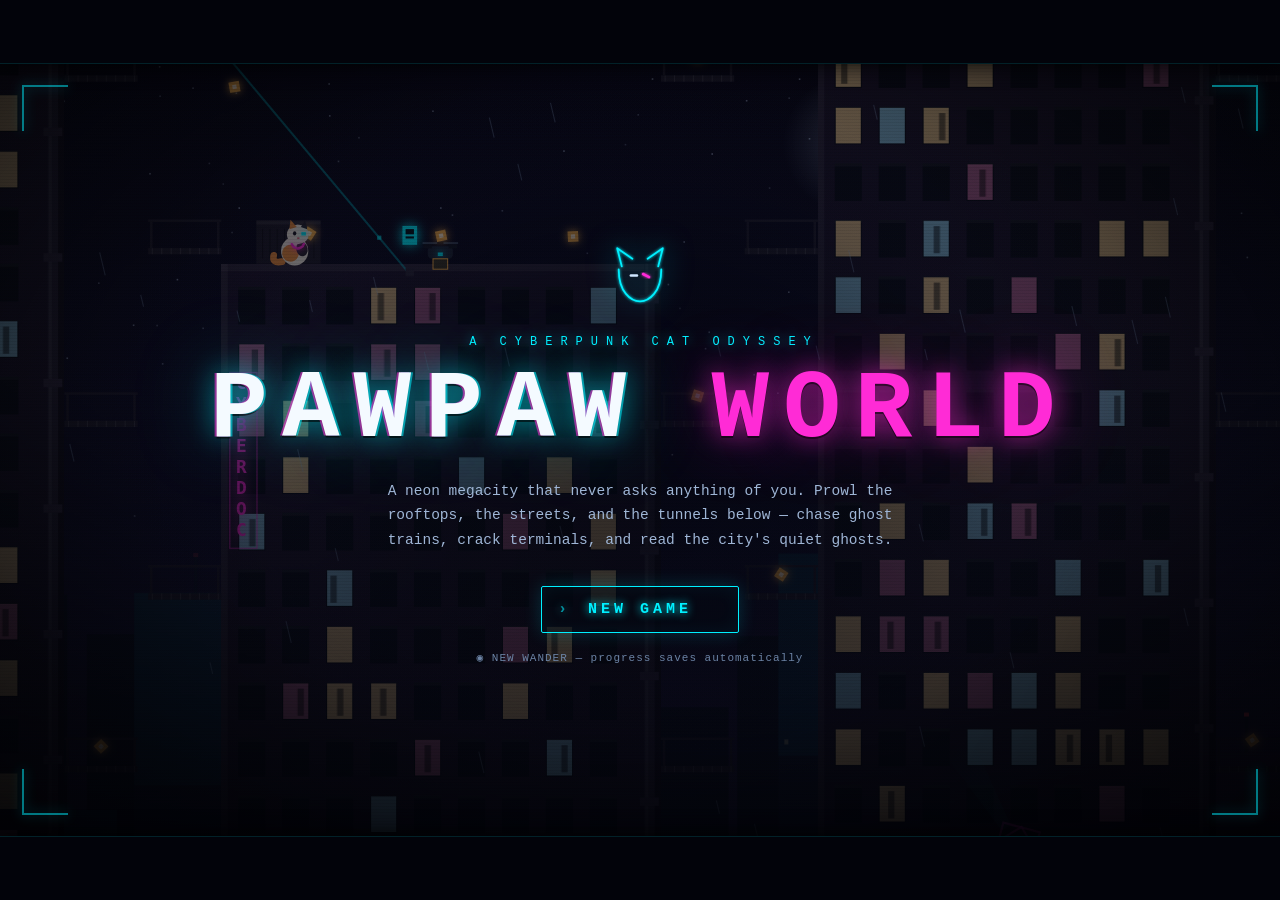
<file: index.html>
<!DOCTYPE html>
<html lang="en">
<head>
<meta charset="UTF-8">
<meta name="viewport" content="width=device-width, initial-scale=1.0">
<title>PawPaw World — Cyberpunk Cat Exploration</title>
<link rel="stylesheet" href="style.css?v=6">
</head>
<body>
<div id="game-wrap">
  <canvas id="game"></canvas>
  <canvas id="minimap" width="220" height="120"></canvas>

  <!-- HUD -->
  <div id="hud-top-left" class="holo-panel">
    <div class="hud-row"><span class="hud-label">ZONE</span><span id="hud-zone">NEON MARKET</span></div>
    <div class="hud-row"><span class="hud-label">TIME</span><span id="hud-time">22:00</span><span id="hud-weather">CLEAR</span></div>
    <div class="hud-row"><span class="hud-label">DISCOVERY</span>
      <div class="bar"><div id="hud-disc-bar"></div></div><span id="hud-disc">0%</span>
    </div>
    <div class="hud-row"><span class="hud-label">LV <span id="hud-lv">1</span></span>
      <div class="bar"><div id="hud-xp-bar"></div></div><span id="hud-paw-title">STREET KITTEN</span>
    </div>
  </div>

  <!-- rotating challenges -->
  <div id="challenges" class="holo-panel">
    <div id="ch-head">CHALLENGES <span id="ch-tier"></span></div>
    <div id="ch-list"></div>
  </div>

  <!-- city bonus event banner -->
  <div id="bonus-banner" class="hidden"><span id="bonus-name"></span><span id="bonus-t"></span></div>

  <div id="hud-collect" class="holo-panel">
    <div class="c-row"><span class="c-ico cred">¢</span><span id="c-cred">0</span></div>
    <div class="c-row"><span class="c-ico food">▣</span><span id="c-food">0</span></div>
    <div class="c-row"><span class="c-ico chip">◧</span><span id="c-chip">0</span></div>
    <div class="c-row"><span class="c-ico mem">◈</span><span id="c-mem">0</span></div>
    <div class="c-row"><span class="c-ico art">✦</span><span id="c-art">0</span></div>
    <div class="c-row"><span class="c-ico leg">★</span><span id="c-leg">0</span></div>
  </div>

  <div id="hud-objective" class="holo-panel hidden">
    <div id="obj-title">OBJECTIVE</div>
    <div id="obj-text"></div>
    <div id="obj-timer" class="hidden"></div>
  </div>

  <div id="hud-abilities" class="holo-panel">
    <span id="ab-dash" class="ab locked" title="Teleport Dash [X]">⌁</span>
    <span id="ab-djump" class="ab locked" title="Double Jump">⇈</span>
    <span id="ab-wall" class="ab locked" title="Wall Run">∥</span>
    <span id="ab-glide" class="ab locked hidden" title="Glide (hold JUMP)">⌒</span>
  </div>
  <div id="buff" class="holo-panel hidden">⚡ <span id="buff-t"></span></div>

  <!-- flow combo meter -->
  <div id="combo" class="hidden">
    <div id="combo-line"><span id="combo-x">x1</span><span id="combo-label">FLOW</span><span id="combo-pts">0</span></div>
    <div id="combo-bar-wrap"><div id="combo-bar"></div></div>
  </div>

  <!-- Guide companion -->
  <div id="guide" class="hidden">
    <div id="guide-orb"></div>
    <div id="guide-text"></div>
  </div>

  <!-- Notifications -->
  <div id="notify-stack"></div>
  <div id="discovery-banner" class="hidden"><div id="disc-sub">LOCATION DISCOVERED</div><div id="disc-name"></div></div>

  <!-- Interact prompt -->
  <div id="interact-prompt" class="hidden"><span class="key">E</span><span id="interact-text"></span></div>

  <!-- Dialog / lore reader -->
  <div id="dialog" class="modal hidden">
    <div class="modal-box holo-panel">
      <div id="dialog-title"></div>
      <div id="dialog-body"></div>
      <div class="modal-hint">[E] or click to close</div>
    </div>
  </div>

  <!-- Hacking minigame -->
  <div id="hack" class="modal hidden">
    <div class="modal-box holo-panel">
      <div id="hack-title">SIGNAL TRACE // BREACH PROTOCOL</div>
      <div id="hack-status">Memorize the signal sequence…</div>
      <div id="hack-grid"></div>
      <div class="modal-hint">[ESC] abort</div>
    </div>
  </div>

  <!-- Journal -->
  <div id="journal" class="modal hidden">
    <div class="modal-box holo-panel journal-box">
      <div id="journal-tabs">
        <span class="jtab active" data-tab="quests">QUESTS</span>
        <span class="jtab" data-tab="completion">COMPLETION</span>
        <span class="jtab" data-tab="ach">ACHIEVEMENTS</span>
        <span class="jtab" data-tab="collection">COLLECTION</span>
        <span class="jtab" data-tab="skills">SKILL TREE</span>
        <span class="jtab" data-tab="cosmetics">COSMETICS</span>
        <span class="jtab" data-tab="shrine">SHRINE</span>
        <span class="jtab" data-tab="races">RACE RECORDS</span>
        <span class="jtab" data-tab="photos">PHOTO CHALLENGES</span>
        <span class="jtab" data-tab="stats">STATS</span>
      </div>
      <div id="journal-body"></div>
      <div class="modal-hint">[J] or [ESC] close</div>
    </div>
  </div>

  <!-- Shop -->
  <div id="shop" class="modal hidden">
    <div class="modal-box holo-panel">
      <div id="shop-title">STREET VENDOR <span id="shop-cred"></span></div>
      <div id="shop-list"></div>
      <div class="modal-hint">[ESC] close</div>
    </div>
  </div>

  <!-- Teleport map -->
  <div id="teleport" class="modal hidden">
    <div class="modal-box holo-panel">
      <div id="tp-title">TRANSIT NODE // FAST TRAVEL</div>
      <div id="tp-list"></div>
      <div class="modal-hint">[ESC] close</div>
    </div>
  </div>

  <!-- Photo mode -->
  <div id="photo-overlay" class="hidden">
    <div class="photo-frame"></div>
    <div class="photo-corner tl"></div><div class="photo-corner tr"></div>
    <div class="photo-corner bl"></div><div class="photo-corner br"></div>
    <div id="photo-hint">PHOTO MODE — [ENTER] capture · [P] exit</div>
    <div id="photo-target" class="hidden"></div>
  </div>
  <div id="photo-flash"></div>

  <!-- Title screen (cinematic — live city renders behind) -->
  <div id="title-screen">
    <div id="title-vignette"></div>
    <div id="title-scan"></div>
    <div class="corner tl"></div><div class="corner tr"></div>
    <div class="corner bl"></div><div class="corner br"></div>
    <div id="title-inner">
      <div id="title-emblem" aria-hidden="true">
        <svg viewBox="0 0 100 100" width="76" height="76">
          <defs>
            <filter id="emGlow" x="-50%" y="-50%" width="200%" height="200%">
              <feGaussianBlur stdDeviation="2.2" result="b"/>
              <feMerge><feMergeNode in="b"/><feMergeNode in="SourceGraphic"/></feMerge>
            </filter>
          </defs>
          <g filter="url(#emGlow)" fill="none" stroke="#00f0ff" stroke-width="2.4" stroke-linejoin="round" stroke-linecap="round">
            <path d="M26 40 L20 16 L40 30 M74 40 L80 16 L60 30"/>
            <path d="M22 44 C22 74 38 86 50 86 C62 86 78 74 78 44"/>
          </g>
          <line x1="38" y1="52" x2="46" y2="52" stroke="#cfe6ff" stroke-width="3.4" stroke-linecap="round"/>
          <line x1="54" y1="50" x2="62" y2="54" stroke="#ff2bd6" stroke-width="3.4" stroke-linecap="round" filter="url(#emGlow)"/>
        </svg>
      </div>
      <div class="title-kicker">A CYBERPUNK CAT ODYSSEY</div>
      <h1>PAWPAW <span>WORLD</span></h1>
      <p class="tagline">A neon megacity that never asks anything of you. Prowl the rooftops, the streets, and the tunnels below — chase ghost trains, crack terminals, and read the city's quiet ghosts.</p>
      <div id="title-buttons">
        <button id="btn-resume" class="hidden">CONTINUE</button>
        <button id="btn-new">NEW GAME</button>
      </div>
      <p class="save-note" id="save-note"></p>
    </div>
    <div id="title-footer">
      <span class="tf-keys">MOVE <b>← →</b> · JUMP <b>↑</b> · CLIMB <b>W</b> · SPRINT <b>SPACE</b> · INTERACT <b>E</b> · MAP <b>M</b> · JOURNAL <b>J</b></span>
      <span class="tf-ver">BUILD v1.0 · VANILLA JS / CANVAS</span>
    </div>
  </div>
</div>

<script src="js/config.js?v=6"></script>
<script src="js/world.js?v=6"></script>
<script src="js/player.js?v=6"></script>
<script src="js/citizens.js?v=6"></script>
<script src="js/systems.js?v=6"></script>
<script src="js/activities.js?v=6"></script>
<script src="js/progression.js?v=6"></script>
<script src="js/meta.js?v=6"></script>
<script src="js/render.js?v=6"></script>
<script src="js/ui.js?v=6"></script>
<script src="js/main.js?v=6"></script>
</body>
</html>
</file>
<file: style.css>
/* ============ PAWPAW WORLD — UI ============ */
* { margin: 0; padding: 0; box-sizing: border-box; }

:root {
  --cyan: #00f0ff;
  --magenta: #ff2bd6;
  --amber: #ffb347;
  --lime: #aaff00;
  --panel: rgba(8, 14, 30, 0.72);
  --panel-border: rgba(0, 240, 255, 0.35);
  --text: #cfeeff;
}

html, body {
  width: 100%; height: 100%;
  background: #04060e;
  overflow: hidden;
  font-family: "Courier New", ui-monospace, monospace;
  color: var(--text);
  user-select: none;
}

#game-wrap { position: fixed; inset: 0; }
#game { display: block; width: 100%; height: 100%; }

/* ---------- holo panels ---------- */
.holo-panel {
  background: var(--panel);
  border: 1px solid var(--panel-border);
  border-radius: 4px;
  box-shadow: 0 0 12px rgba(0, 240, 255, 0.15), inset 0 0 18px rgba(0, 240, 255, 0.05);
  backdrop-filter: blur(3px);
  padding: 8px 12px;
  font-size: 12px;
  letter-spacing: 1px;
}

.hidden { display: none !important; }

/* ---------- HUD ---------- */
#hud-top-left { position: absolute; top: 14px; left: 14px; min-width: 220px; }
.hud-row { display: flex; align-items: center; gap: 8px; margin: 3px 0; }
.hud-label { color: var(--cyan); opacity: 0.7; font-size: 10px; width: 72px; }
#hud-zone { color: var(--magenta); text-shadow: 0 0 8px var(--magenta); font-weight: bold; }
#hud-weather { opacity: 0.6; font-size: 10px; }
.bar { width: 90px; height: 6px; background: rgba(0,240,255,0.12); border-radius: 3px; overflow: hidden; }
#hud-disc-bar { height: 100%; width: 0%; background: linear-gradient(90deg, var(--cyan), var(--magenta)); transition: width 0.6s; }

#minimap {
  position: absolute; top: 14px; right: 14px;
  border: 1px solid var(--panel-border);
  border-radius: 4px;
  background: rgba(4, 8, 18, 0.8);
  box-shadow: 0 0 12px rgba(0, 240, 255, 0.15);
}

#hud-collect { position: absolute; top: 148px; right: 14px; display: flex; flex-direction: column; gap: 4px; }
.c-row { display: flex; align-items: center; gap: 8px; font-size: 13px; }
.c-ico { width: 18px; text-align: center; }
.c-ico.food { color: var(--amber); text-shadow: 0 0 6px var(--amber); }
.c-ico.chip { color: var(--cyan); text-shadow: 0 0 6px var(--cyan); }
.c-ico.mem  { color: var(--magenta); text-shadow: 0 0 6px var(--magenta); }
.c-ico.art  { color: var(--lime); text-shadow: 0 0 6px var(--lime); }
.c-ico.leg  { color: #fff; text-shadow: 0 0 8px #fff, 0 0 16px var(--magenta); }

#hud-objective { position: absolute; top: 14px; left: 50%; transform: translateX(-50%); text-align: center; min-width: 260px; }
#obj-title { color: var(--amber); font-size: 10px; letter-spacing: 3px; }
#obj-text { margin-top: 3px; font-size: 13px; }
#obj-timer { color: var(--lime); font-size: 18px; font-weight: bold; margin-top: 2px; text-shadow: 0 0 8px var(--lime); }

#hud-abilities { position: absolute; bottom: 14px; right: 14px; display: flex; gap: 8px; padding: 6px 10px; }
.ab { font-size: 18px; color: var(--cyan); text-shadow: 0 0 8px var(--cyan); }
.ab.locked { color: #2a3a4a; text-shadow: none; }
.ab.cooldown { color: #5a6a7a; }

/* ---------- guide ---------- */
#guide {
  position: absolute; bottom: 24px; left: 50%; transform: translateX(-50%);
  display: flex; align-items: center; gap: 12px; max-width: 560px;
  animation: guideIn 0.4s ease-out;
}
@keyframes guideIn { from { opacity: 0; transform: translateX(-50%) translateY(16px); } }
#guide-orb {
  width: 26px; height: 26px; border-radius: 50%; flex-shrink: 0;
  background: radial-gradient(circle at 35% 35%, #bffaff, var(--cyan) 50%, rgba(0,240,255,0.1));
  box-shadow: 0 0 16px var(--cyan), 0 0 40px rgba(0,240,255,0.4);
  animation: orbFloat 2.4s ease-in-out infinite;
}
@keyframes orbFloat { 0%,100% { transform: translateY(0); } 50% { transform: translateY(-7px); } }
#guide-text {
  background: var(--panel); border: 1px solid var(--panel-border); border-radius: 4px;
  padding: 9px 14px; font-size: 13px; line-height: 1.45;
}
#guide-text b { color: var(--cyan); }

/* ---------- notifications ---------- */
#notify-stack {
  position: absolute; bottom: 80px; left: 14px;
  display: flex; flex-direction: column-reverse; gap: 6px; pointer-events: none;
}
.notify {
  background: var(--panel); border-left: 3px solid var(--cyan);
  padding: 7px 12px; font-size: 12px; border-radius: 0 4px 4px 0;
  animation: notifyIn 0.3s ease-out;
  max-width: 320px;
}
.notify.gold { border-left-color: var(--amber); color: #ffe6c0; }
.notify.pink { border-left-color: var(--magenta); }
.notify.fade { opacity: 0; transition: opacity 0.8s; }
@keyframes notifyIn { from { opacity: 0; transform: translateX(-20px); } }

#discovery-banner {
  position: absolute; bottom: 170px; left: 50%; transform: translateX(-50%);
  text-align: center; pointer-events: none;
  animation: discIn 0.5s ease-out;
}
@keyframes discIn { from { opacity: 0; letter-spacing: 18px; } }
#disc-sub { font-size: 11px; letter-spacing: 6px; color: var(--cyan); opacity: 0.8; }
#disc-name {
  font-size: 22px; font-weight: bold; letter-spacing: 4px; color: #fff;
  text-shadow: 0 0 18px var(--magenta), 0 0 40px var(--magenta);
  margin-top: 6px;
}

/* ---------- interact ---------- */
#interact-prompt {
  position: absolute; bottom: 130px; left: 50%; transform: translateX(-50%);
  display: flex; align-items: center; gap: 8px;
  background: var(--panel); border: 1px solid var(--panel-border);
  padding: 6px 14px; border-radius: 4px; font-size: 13px;
}
.key {
  display: inline-block; padding: 2px 8px; border: 1px solid var(--cyan);
  border-radius: 3px; color: var(--cyan); font-weight: bold; font-size: 11px;
  box-shadow: 0 0 8px rgba(0,240,255,0.3);
}

/* ---------- modals ---------- */
.modal { position: absolute; inset: 0; background: rgba(2,4,10,0.6); display: flex; align-items: center; justify-content: center; z-index: 50; }
.modal-box { min-width: 360px; max-width: 520px; padding: 20px 24px; }
.modal-hint { margin-top: 14px; font-size: 10px; opacity: 0.5; text-align: center; }
#dialog-title { color: var(--cyan); font-size: 14px; letter-spacing: 2px; margin-bottom: 10px; text-shadow: 0 0 8px var(--cyan); }
#dialog-body { font-size: 13px; line-height: 1.6; white-space: pre-wrap; max-height: 50vh; overflow-y: auto; }

/* hacking */
#hack-title { color: var(--lime); letter-spacing: 2px; font-size: 13px; text-shadow: 0 0 8px var(--lime); }
#hack-status { margin: 10px 0; font-size: 12px; opacity: 0.85; min-height: 16px; }
#hack-grid { display: grid; grid-template-columns: repeat(3, 84px); gap: 10px; justify-content: center; padding: 8px 0; }
.hack-node {
  height: 84px; border: 1px solid var(--panel-border); border-radius: 6px;
  background: rgba(0,240,255,0.06); cursor: pointer; transition: all 0.12s;
  display: flex; align-items: center; justify-content: center; font-size: 22px; color: rgba(0,240,255,0.4);
}
.hack-node:hover { background: rgba(0,240,255,0.14); }
.hack-node.lit { background: var(--cyan); color: #04111a; box-shadow: 0 0 24px var(--cyan); }
.hack-node.good { background: var(--lime); color: #0a1402; box-shadow: 0 0 24px var(--lime); }
.hack-node.bad { background: #ff3355; box-shadow: 0 0 24px #ff3355; }

/* teleport list */
#tp-title { color: var(--cyan); letter-spacing: 2px; font-size: 13px; margin-bottom: 12px; }
.tp-item {
  padding: 8px 12px; margin: 4px 0; border: 1px solid rgba(0,240,255,0.2);
  border-radius: 4px; cursor: pointer; font-size: 13px; display: flex; justify-content: space-between;
  width: 100%; background: transparent; color: var(--text); font-family: inherit; text-align: left;
}
.tp-item:hover { background: rgba(0,240,255,0.12); border-color: var(--cyan); }
.tp-item .tp-zone { opacity: 0.5; font-size: 11px; }
.tp-item.current { opacity: 0.4; pointer-events: none; }

/* ---------- photo mode ---------- */
#photo-overlay { position: absolute; inset: 0; pointer-events: none; z-index: 40; }
.photo-frame { position: absolute; inset: 40px; border: 1px solid rgba(255,255,255,0.25); }
.photo-corner { position: absolute; width: 34px; height: 34px; border-color: #fff; border-style: solid; border-width: 0; }
.photo-corner.tl { top: 32px; left: 32px; border-top-width: 2px; border-left-width: 2px; }
.photo-corner.tr { top: 32px; right: 32px; border-top-width: 2px; border-right-width: 2px; }
.photo-corner.bl { bottom: 32px; left: 32px; border-bottom-width: 2px; border-left-width: 2px; }
.photo-corner.br { bottom: 32px; right: 32px; border-bottom-width: 2px; border-right-width: 2px; }
#photo-hint { position: absolute; bottom: 52px; width: 100%; text-align: center; font-size: 12px; letter-spacing: 2px; color: #fff; text-shadow: 0 0 8px #000; }
#photo-target { position: absolute; top: 52px; width: 100%; text-align: center; font-size: 13px; color: var(--amber); text-shadow: 0 0 10px var(--amber); }
#photo-flash { position: absolute; inset: 0; background: #fff; opacity: 0; pointer-events: none; z-index: 60; transition: opacity 0.5s; }
#photo-flash.snap { opacity: 0.9; transition: none; }

/* ---------- title screen (cinematic) ---------- */
/* keep the in-game HUD off the menu so the title reads clean & filmic */
body:not(.playing) #hud-top-left,
body:not(.playing) #hud-collect,
body:not(.playing) #challenges,
body:not(.playing) #minimap,
body:not(.playing) #hud-abilities,
body:not(.playing) #buff,
body:not(.playing) #combo { opacity: 0 !important; pointer-events: none; }

#title-screen {
  position: absolute; inset: 0; z-index: 100; overflow: hidden;
  /* translucent so the live neon city renders behind */
  background:
    linear-gradient(180deg, rgba(2,4,12,.32) 0%, rgba(2,4,12,.30) 42%, rgba(1,2,8,.90) 100%);
  display: flex; flex-direction: column; align-items: center; justify-content: center;
}
/* cinematic letterbox bars */
#title-screen::before, #title-screen::after {
  content: ""; position: absolute; left: 0; right: 0; height: 7vh; z-index: 4; pointer-events: none;
  background: #02030a; box-shadow: 0 0 22px rgba(0,0,0,.9);
}
#title-screen::before { top: 0; border-bottom: 1px solid rgba(0,240,255,.12); }
#title-screen::after { bottom: 0; border-top: 1px solid rgba(0,240,255,.12); }
/* corner HUD brackets */
#title-screen .corner { position: absolute; width: 46px; height: 46px; z-index: 5; pointer-events: none; opacity: .5;
  border: 0 solid var(--cyan); filter: drop-shadow(0 0 6px rgba(0,240,255,.6)); }
#title-screen .corner.tl { top: calc(7vh + 22px); left: 22px; border-top-width: 2px; border-left-width: 2px; }
#title-screen .corner.tr { top: calc(7vh + 22px); right: 22px; border-top-width: 2px; border-right-width: 2px; }
#title-screen .corner.bl { bottom: calc(7vh + 22px); left: 22px; border-bottom-width: 2px; border-left-width: 2px; }
#title-screen .corner.br { bottom: calc(7vh + 22px); right: 22px; border-bottom-width: 2px; border-right-width: 2px; }
/* cinematic vignette + central focus glow */
#title-vignette {
  position: absolute; inset: 0; z-index: 1; pointer-events: none;
  background:
    radial-gradient(ellipse 60% 55% at 50% 46%, rgba(2,4,12,.62) 0%, rgba(2,4,12,0) 70%),
    radial-gradient(ellipse at 50% 50%, transparent 40%, rgba(0,0,0,.55) 100%);
}
/* CRT scanlines + faint flicker */
#title-scan {
  position: absolute; inset: 0; z-index: 2; pointer-events: none; opacity: .35;
  background: repeating-linear-gradient(to bottom, transparent 0 2px, rgba(0,0,0,.20) 2px 3px);
  animation: titleScan 9s linear infinite;
}
@keyframes titleScan { from { background-position-y: 0; } to { background-position-y: 120px; } }
#title-inner {
  position: relative; z-index: 3; display: flex; flex-direction: column; align-items: center;
  text-align: center; padding: 0 24px; animation: titleRise 1s cubic-bezier(.2,.8,.2,1) both;
}
@keyframes titleRise { from { opacity: 0; transform: translateY(16px); } to { opacity: 1; transform: none; } }
#title-emblem { margin-bottom: 18px; animation: titleFloat 4.2s ease-in-out infinite; filter: drop-shadow(0 0 14px rgba(0,240,255,.5)); }
@keyframes titleFloat { 50% { transform: translateY(-7px); } }
.title-kicker {
  font-family: "Courier New", monospace; font-size: 12px; letter-spacing: 8px; color: var(--cyan);
  text-shadow: 0 0 12px rgba(0,240,255,.6); margin-bottom: 14px; padding-left: 8px;
}
#title-screen h1 {
  font-size: clamp(48px, 9.4vw, 96px); letter-spacing: 14px; color: #f4faff; font-weight: 800; line-height: 1;
  text-shadow:
    -2px 0 0 rgba(255,43,214,.55), 2px 0 0 rgba(0,240,255,.55),   /* chromatic split */
    0 2px 0 rgba(0,0,0,.6), 0 0 28px rgba(0,240,255,.55), 0 0 80px rgba(0,240,255,.35);
  animation: titleGlitch 7s steps(1) infinite;
}
@keyframes titleGlitch {
  0%,97%,100% { transform: none; opacity: 1; }
  97.5% { transform: translate(-2px,1px) skewX(-3deg); opacity: .85; }
  98.3% { transform: translate(3px,-1px); }
  99% { transform: translate(-1px,0); }
}
#title-screen h1 span { color: var(--magenta); text-shadow: 0 2px 0 rgba(0,0,0,.5), 0 0 26px rgba(255,43,214,.6), 0 0 70px rgba(255,43,214,.35); }
.tagline { font-size: 14.5px; color: #9fb6d6; max-width: 560px; line-height: 1.7; margin-top: 20px; }
#title-buttons { display: flex; gap: 16px; margin-top: 34px; justify-content: center; }
#title-buttons button {
  position: relative; padding: 14px 46px; font-family: "Courier New", monospace; font-size: 15px;
  font-weight: 700; letter-spacing: 4px; background: rgba(4,8,18,.5); border: 1px solid var(--cyan);
  border-radius: 2px; cursor: pointer; transition: all .18s; color: var(--cyan); text-shadow: 0 0 10px var(--cyan);
  box-shadow: 0 0 18px rgba(0,240,255,.18), inset 0 0 18px rgba(0,240,255,.06);
}
#title-buttons button::before { content: "›"; position: absolute; left: 16px; opacity: .6; }
#btn-resume:hover, #btn-new:hover { transform: translateY(-2px); background: rgba(0,240,255,.14); box-shadow: 0 0 34px rgba(0,240,255,.5), inset 0 0 26px rgba(0,240,255,.14); }
#btn-new {
  color: var(--magenta); border-color: var(--magenta); text-shadow: 0 0 10px var(--magenta);
  box-shadow: 0 0 18px rgba(255,43,214,.18), inset 0 0 18px rgba(255,43,214,.06);
}
#btn-new:hover { background: rgba(255,43,214,.14); box-shadow: 0 0 34px rgba(255,43,214,.5), inset 0 0 26px rgba(255,43,214,.14); }
.save-note { font-size: 11px; color: #6c84a6; margin-top: 18px; letter-spacing: 1px; font-family: "Courier New", monospace; }
/* slim HUD-style footer bar */
#title-footer {
  position: absolute; bottom: 0; left: 0; right: 0; z-index: 3;
  display: flex; justify-content: space-between; align-items: center; gap: 16px; flex-wrap: wrap;
  padding: 13px 26px; font-family: "Courier New", monospace; font-size: 11px; letter-spacing: 2px; color: #5d7596;
  border-top: 1px solid rgba(0,240,255,.18); background: linear-gradient(180deg, transparent, rgba(1,2,8,.7));
}
#title-footer b { color: var(--cyan); font-weight: 700; }
.tf-ver { color: var(--magenta); opacity: .8; }
@media (max-width: 720px) { .tf-keys { display: none; } }

/* ---------- credits icon ---------- */
.c-ico.cred { color: #ffe14d; text-shadow: 0 0 6px #ffe14d; font-weight: bold; }

/* ---------- XP bar ---------- */
#hud-xp-bar { height: 100%; width: 0%; background: linear-gradient(90deg, #ffe14d, #ffb347); transition: width 0.4s; }
#hud-paw-title { font-size: 9px; color: #ffe14d; opacity: 0.85; letter-spacing: 1px; }
#hud-lv { color: #ffe14d; }

/* ---------- challenges widget ---------- */
#challenges { position: absolute; top: 322px; right: 14px; width: 200px; padding: 7px 10px; }
#ch-head { font-size: 9px; letter-spacing: 3px; color: var(--cyan); opacity: 0.8; margin-bottom: 4px; }
#ch-tier { float: right; color: #ffe14d; }
.ch { margin: 5px 0; }
.ch-txt { font-size: 10px; display: flex; justify-content: space-between; }
.ch-txt .ch-n { color: var(--lime); }
.ch-bar { height: 3px; background: rgba(170,255,0,0.12); border-radius: 2px; margin-top: 2px; overflow: hidden; }
.ch-bar > div { height: 100%; background: var(--lime); transition: width 0.3s; }

/* ---------- bonus event banner ---------- */
#bonus-banner {
  position: absolute; top: 86px; left: 50%; transform: translateX(-50%);
  display: flex; gap: 12px; align-items: baseline;
  background: rgba(30, 22, 4, 0.8); border: 1px solid #ffe14d; border-radius: 4px;
  padding: 6px 18px; font-size: 13px; letter-spacing: 2px; color: #ffe14d;
  box-shadow: 0 0 18px rgba(255,225,77,0.3);
  animation: bonusPulse 1.2s ease-in-out infinite;
}
@keyframes bonusPulse { 0%,100% { box-shadow: 0 0 12px rgba(255,225,77,0.2); } 50% { box-shadow: 0 0 26px rgba(255,225,77,0.45); } }
#bonus-t { font-size: 16px; font-weight: bold; }

/* ---------- flow combo meter ---------- */
#combo {
  position: absolute; bottom: 150px; left: 14px; min-width: 170px;
  background: var(--panel); border: 1px solid var(--panel-border);
  border-radius: 4px; padding: 7px 11px;
  animation: notifyIn 0.25s ease-out;
}
#combo-line { display: flex; align-items: baseline; gap: 10px; }
#combo-x { font-size: 22px; font-weight: bold; color: var(--lime); text-shadow: 0 0 10px var(--lime); }
#combo-label { font-size: 10px; letter-spacing: 3px; opacity: 0.7; }
#combo-pts { margin-left: auto; font-size: 14px; color: var(--cyan); }
#combo-bar-wrap { height: 4px; background: rgba(170,255,0,0.15); border-radius: 2px; margin-top: 5px; overflow: hidden; }
#combo-bar { height: 100%; width: 100%; background: var(--lime); transition: width 0.1s linear; }
#combo.hot #combo-x { color: var(--magenta); text-shadow: 0 0 12px var(--magenta); }
#combo.hot #combo-bar { background: var(--magenta); }

/* ---------- buff ---------- */
#buff { position: absolute; bottom: 60px; right: 14px; font-size: 12px; color: #ffe14d; padding: 5px 10px; }

/* ---------- achievement toast ---------- */
.notify.ach {
  border-left-color: #ffe14d; color: #fff7d8;
  box-shadow: 0 0 18px rgba(255,225,77,0.25);
}
.notify.ach b { color: #ffe14d; }

/* ---------- journal ---------- */
.journal-box { width: 760px; max-width: 94vw; }
#journal-tabs { display: flex; gap: 4px; margin-bottom: 12px; flex-wrap: wrap; }
.jtab {
  flex: 1 0 118px; text-align: center; padding: 7px 6px; font-size: 10px; letter-spacing: 1px;
  border: 1px solid rgba(0,240,255,0.2); border-radius: 3px; cursor: pointer; opacity: 0.6;
}
.jtab:hover { opacity: 0.9; }
.jtab.active { opacity: 1; background: rgba(0,240,255,0.12); border-color: var(--cyan); color: var(--cyan); }
#journal-body { max-height: 56vh; overflow-y: auto; font-size: 12px; line-height: 1.5; }
.j-quest { border: 1px solid rgba(0,240,255,0.15); border-radius: 4px; padding: 9px 12px; margin: 6px 0; }
.j-quest .jq-name { color: var(--amber); letter-spacing: 2px; font-weight: bold; }
.j-quest .jq-step { margin-top: 4px; }
.j-quest.done { opacity: 0.55; } .j-quest.done .jq-name { color: var(--lime); }
.j-ach { display: flex; gap: 10px; align-items: center; padding: 5px 8px; border-radius: 3px; }
.j-ach:nth-child(odd) { background: rgba(0,240,255,0.04); }
.j-ach .ja-ico { width: 20px; text-align: center; font-size: 15px; color: #3a4a5a; }
.j-ach.got .ja-ico { color: #ffe14d; text-shadow: 0 0 8px #ffe14d; }
.j-ach.got .ja-name { color: #fff; }
.j-ach .ja-name { width: 150px; }
.j-ach .ja-desc { opacity: 0.6; font-size: 11px; }
.j-row { display: flex; justify-content: space-between; padding: 4px 8px; }
.j-row:nth-child(odd) { background: rgba(0,240,255,0.04); }
.j-sec { color: var(--cyan); letter-spacing: 3px; font-size: 10px; margin: 12px 0 4px; }
.j-land { display: inline-block; width: 48%; padding: 2px 6px; opacity: 0.85; }
.j-land.unk { opacity: 0.35; }
.completion-head { padding: 12px; border: 1px solid rgba(255,225,77,0.35); border-radius: 4px; margin-bottom: 10px; color: #ffe14d; letter-spacing: 2px; }
.completion-head strong { display: block; font-size: 34px; color: #fff; text-shadow: 0 0 16px #ffe14d; margin: 4px 0; }
.bigbar { height: 8px; background: rgba(255,225,77,0.14); border-radius: 4px; overflow: hidden; }
.bigbar > div { height: 100%; background: linear-gradient(90deg, #ffe14d, #ff2bd6, #00f0ff); transition: width 0.6s; }
.skill {
  width: 100%; margin: 4px 0; padding: 8px 10px; display: grid; grid-template-columns: 150px 1fr 56px; gap: 10px; align-items: center;
  font-family: inherit; color: var(--text); background: rgba(0,240,255,0.05); border: 1px solid rgba(0,240,255,0.18); border-radius: 4px; cursor: pointer; text-align: left;
}
.skill small { opacity: 0.62; }
.skill b { color: #ffe14d; text-align: right; }
.skill:hover { background: rgba(0,240,255,0.12); border-color: var(--cyan); }
.skill.owned { opacity: 0.55; cursor: default; }
.skill.shrine-up { display: block; text-align: center; color: #ffe14d; letter-spacing: 2px; }

/* ---------- shop ---------- */
#shop-title { color: var(--amber); letter-spacing: 2px; font-size: 13px; margin-bottom: 10px; display: flex; justify-content: space-between; }
#shop-cred { color: #ffe14d; }
.shop-item {
  display: flex; align-items: center; gap: 10px; padding: 8px 10px; margin: 4px 0;
  border: 1px solid rgba(0,240,255,0.15); border-radius: 4px; cursor: pointer; font-size: 12px;
}
.shop-item:hover { background: rgba(0,240,255,0.08); border-color: var(--cyan); }
.shop-item .si-name { width: 160px; color: #fff; }
.shop-item .si-desc { flex: 1; opacity: 0.65; font-size: 11px; }
.shop-item .si-cost { color: #ffe14d; }
.shop-item.owned { opacity: 0.45; cursor: default; }
.shop-item.owned .si-cost { color: var(--lime); }
.shop-item.broke { cursor: default; } .shop-item.broke .si-cost { color: #ff5e5e; }
</file>
